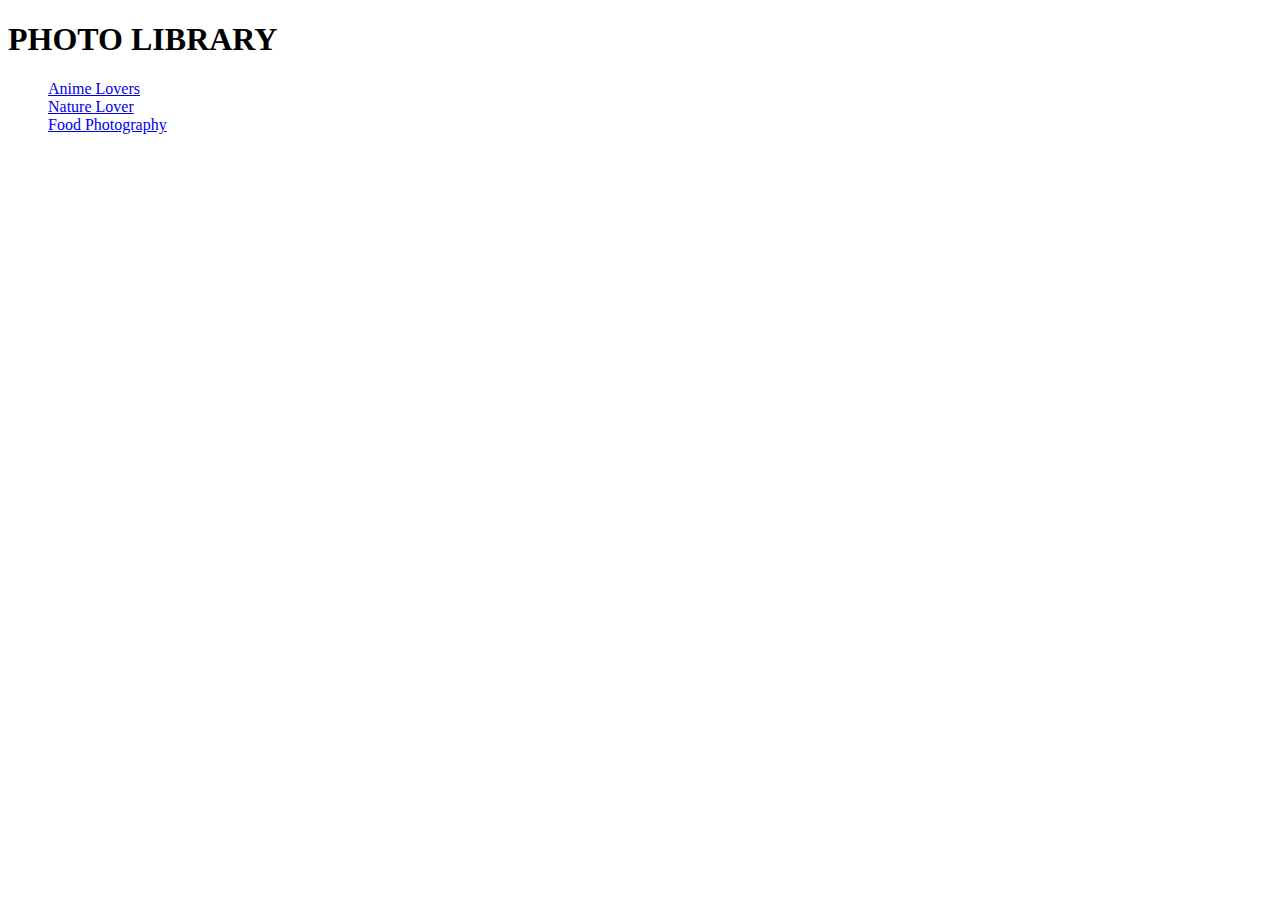
<file: Sample2/index.html>
<!DOCTYPE html>
<html>
    <head>
        <title>Photo Library</title>
        <link rel="icon" href="images/icons/photo.png" type="image/x-icon">
    </head>
    <body>
        <h1>PHOTO LIBRARY</h1>
        <!--
            <a href="pages/anime.html">Anime Lovers</a>
            <button onclick="document.location='pages/nature.html'">Nature Lover</button>
            <a href="pages/food.html"><img src="images/foods/5.jpg" alt=""></a>
        -->
        <ul style="list-style-type: none;">
            <li><a href="pages/anime.html">Anime Lovers</a></li>
            <li><a href="pages/nature.html">Nature Lover</a></li>
            <li><a href="pages/food.html">Food Photography</a></li>
        </ul>
        <ol></ol>
    </body>
</html>
</file>
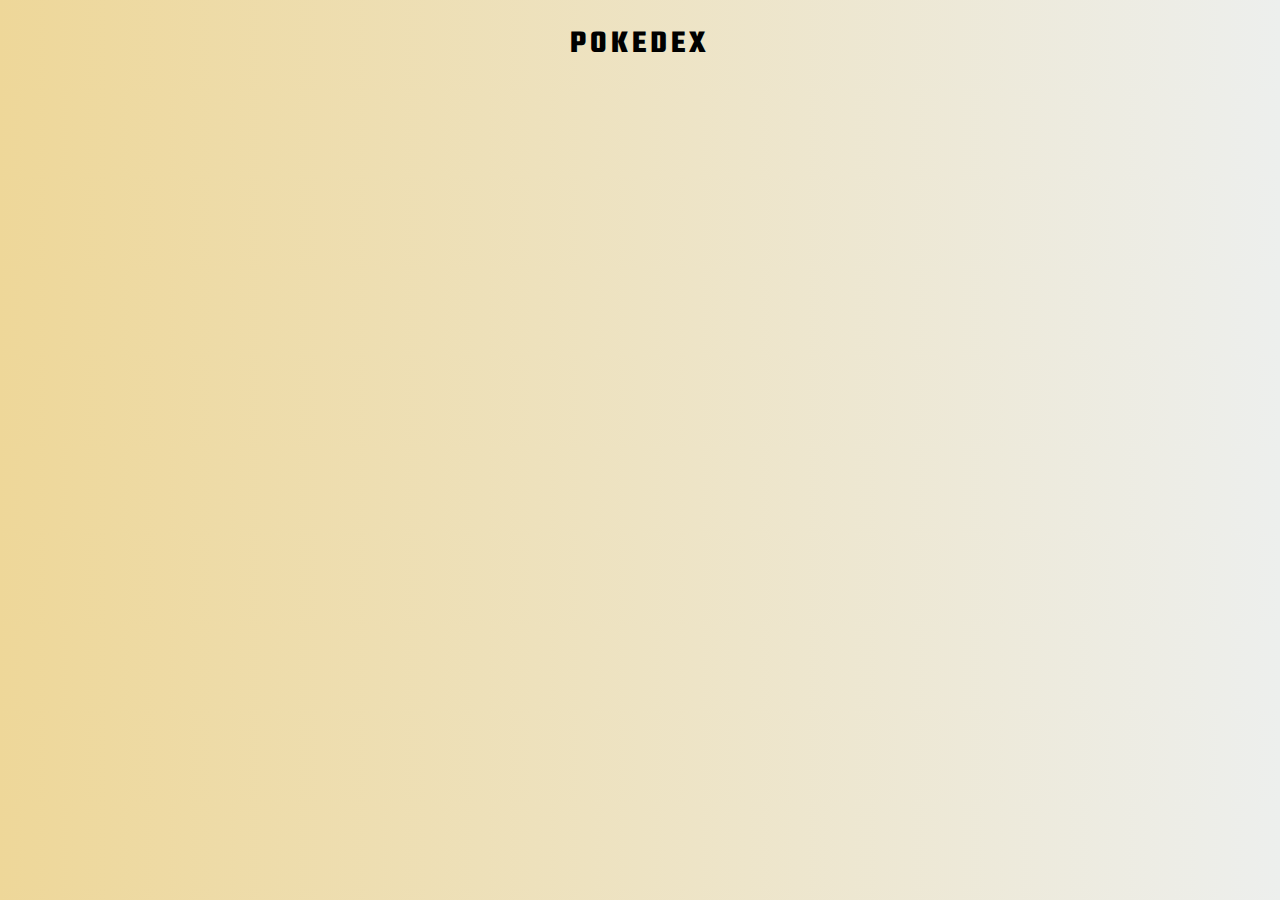
<file: Sample3/index.html>
<!DOCTYPE html>
<html lang="en">
<head>
    <meta charset="UTF-8">
    <meta name="viewport" content="width=device-width, initial-scale=1.0">
    <link rel="stylesheet" href="css/style.css">
    <link rel="icon" href="image/pokeball.png" type="image/x-icon">
    <title>POKEDEX</title>
</head>
<body>
    <h1>POKEDEX</h1>
    <div class="poke-container" id="poke-container"></div>
    
    <script src="js/script.js"></script>
</body>
</html>
</file>
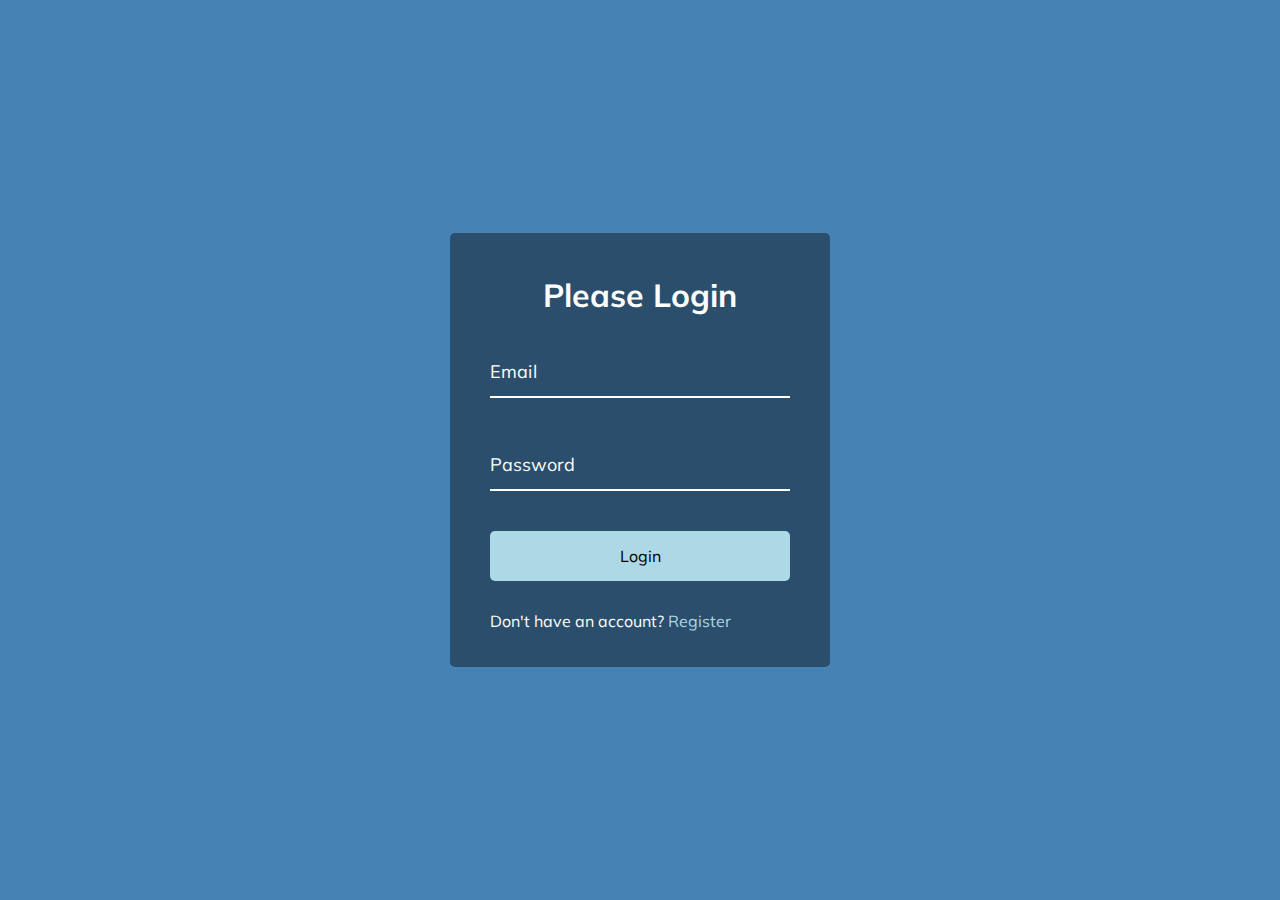
<file: Sample4/index.html>
<!DOCTYPE html>
<html lang="en">
  <head>
    <meta charset="UTF-8" />
    <meta name="viewport" content="width=device-width, initial-scale=1.0" />
    <link rel="stylesheet" href="css/style.css" />
    <title>Form Input</title>
  </head>
  <body>
    <div class="container">
      <h1>Please Login</h1>
      <form id="loginForm">
        <div class="form-control">
          <input type="text" name="username" id="username" required>
          <label for="username">Email</label>
          <!-- <label>
            <span style="transition-delay: 0ms">E</span>
              <span style="transition-delay: 50ms">m</span>
              <span style="transition-delay: 100ms">a</span>
              <span style="transition-delay: 150ms">i</span>
              <span style="transition-delay: 200ms">l</span>
        </label> -->
        </div>

        <div class="form-control">
          <input type="password" name="password" id="password" required>
          <label for="password">Password</label>
        </div>

        <button type="submit" class="btn">Login</button>

        <p class="text">Don't have an account? <a href="#">Register</a> </p>
      </form>
    </div>
    <script src="js/script.js"></script>
  </body>
</html>
</file>
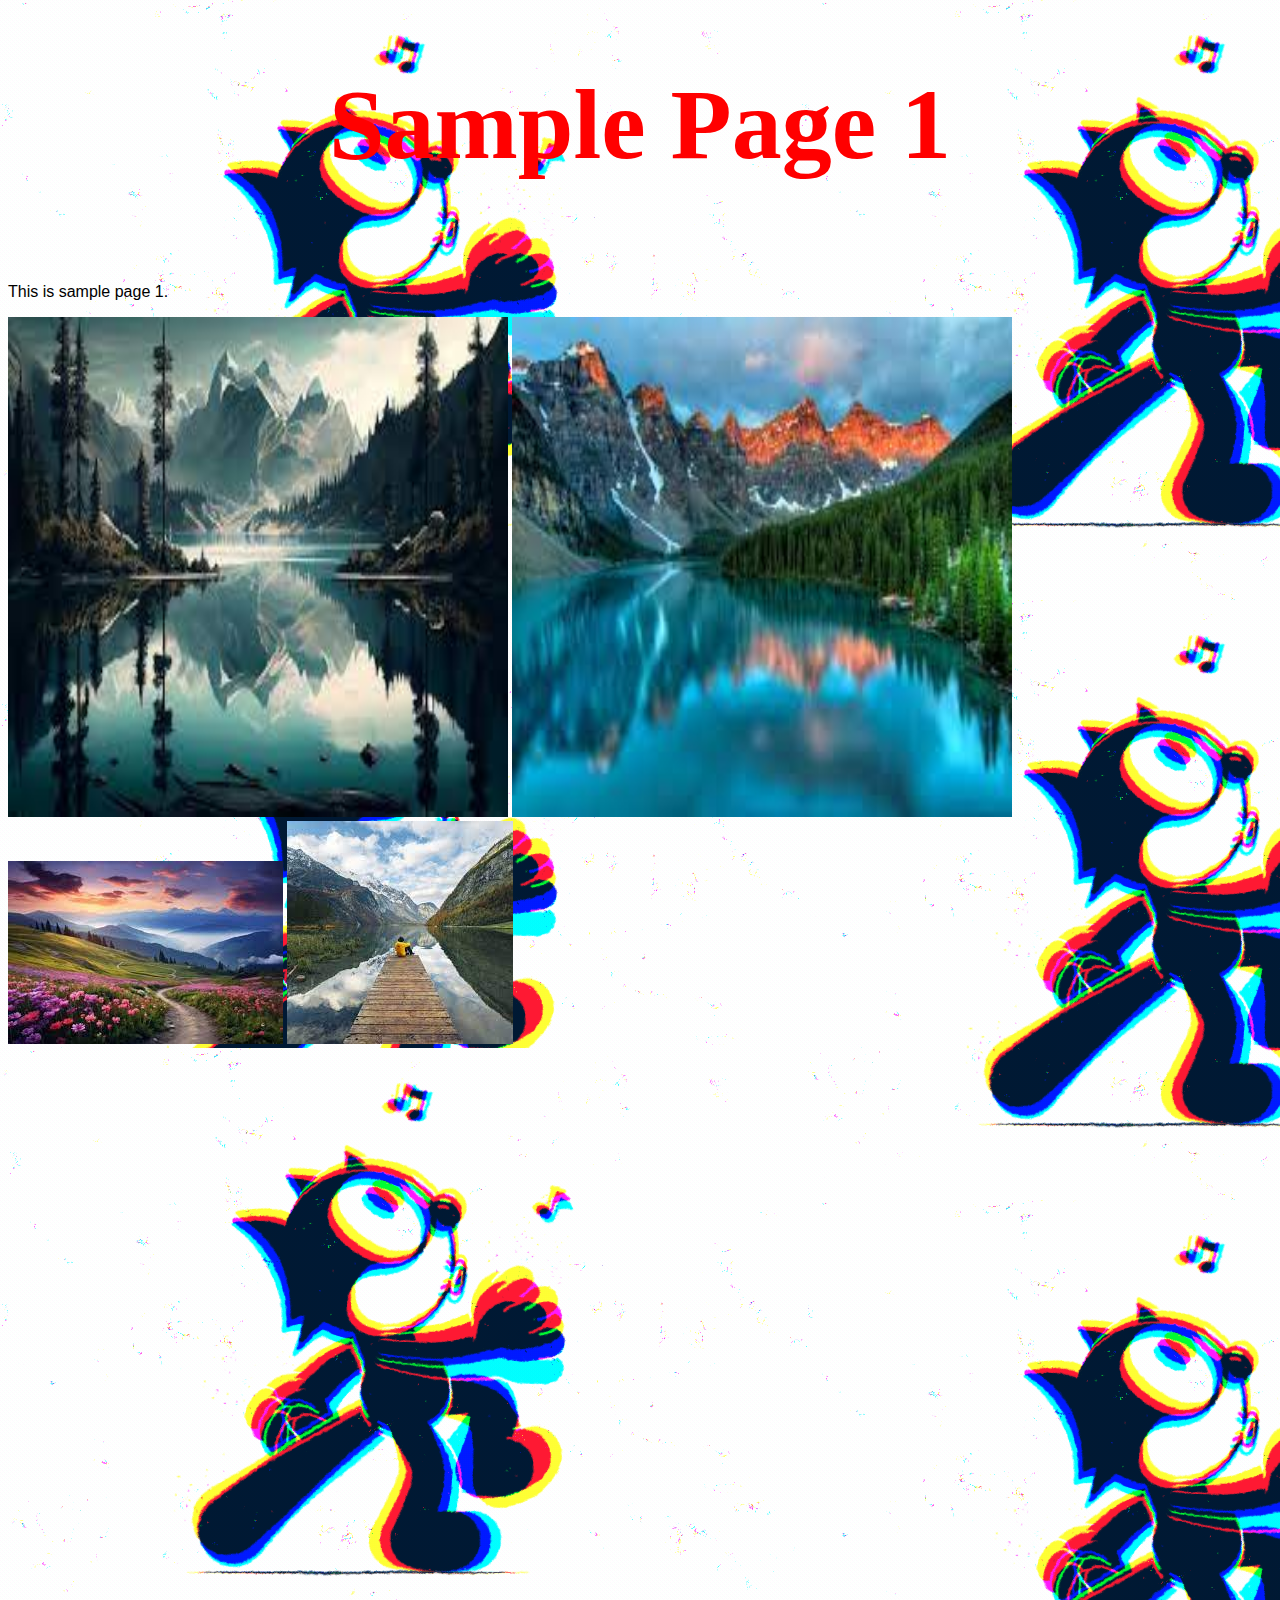
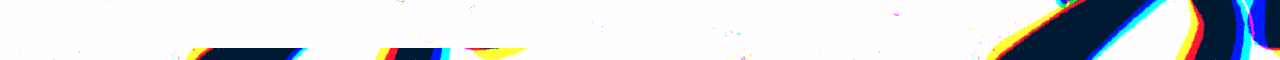
<file: Sample/sample.html>
<!DOCTYPE html>
<html>
    <head>
        <title>Sample Webpage</title>
    </head>
    <body background="image/animated/5.gif">
        <h1 style="color:red; font-size: 100px; text-align: center;">Sample Page 1</h1>
        <br>
        <p style="font-family:'Lucida Sans', 'Lucida Sans Regular', 'Lucida Grande', 'Lucida Sans Unicode', Geneva, Verdana, sans-serif;">This is sample page 1.</p>
        <img src="image/nature/1.jpg" alt="Sample Image" width="500" height="500">
        <img src="image/nature/2.jpg" alt="" style="width: 500px; height: 500px; text-align: center;">
        <img src="image/nature/3.jpg" alt="">
        <img src="image/nature/4.jpg" alt="">
        <img src="image/animated/5.gif" alt="">
    </body>
</html>
</file>
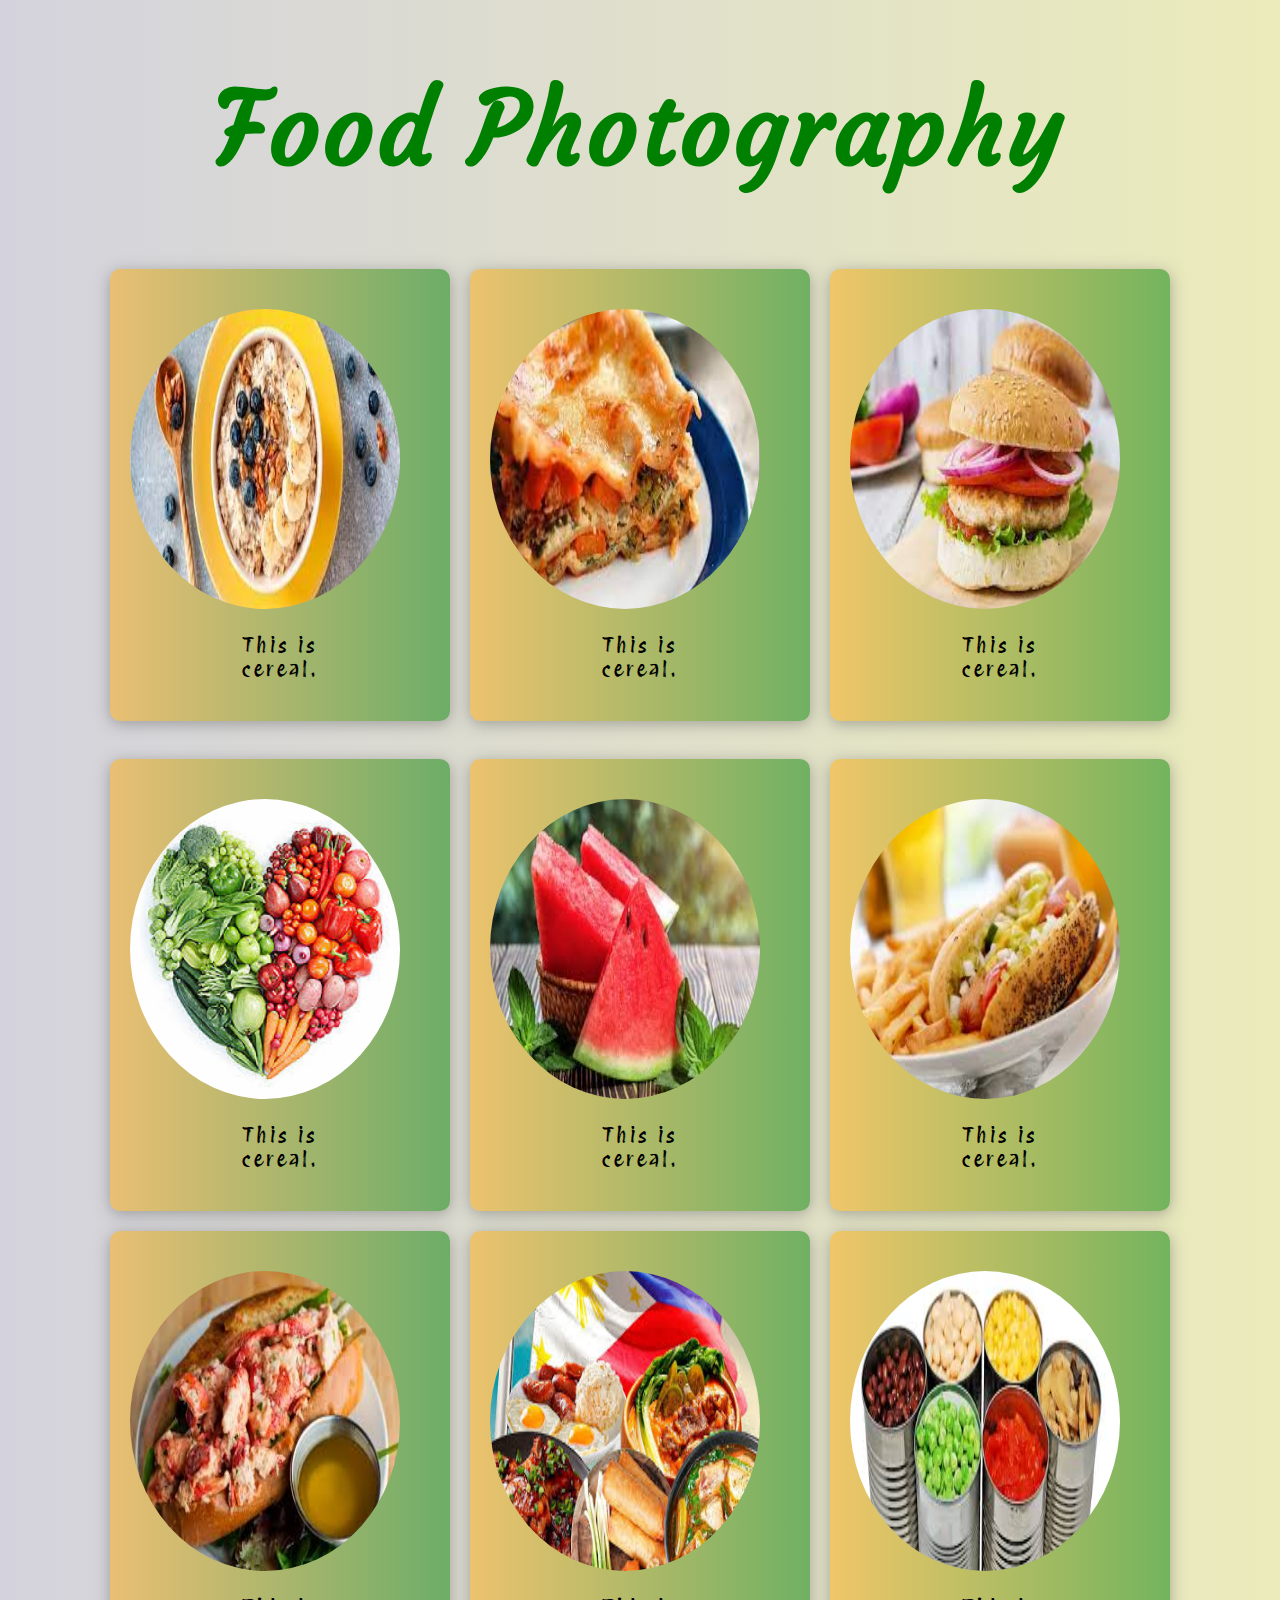
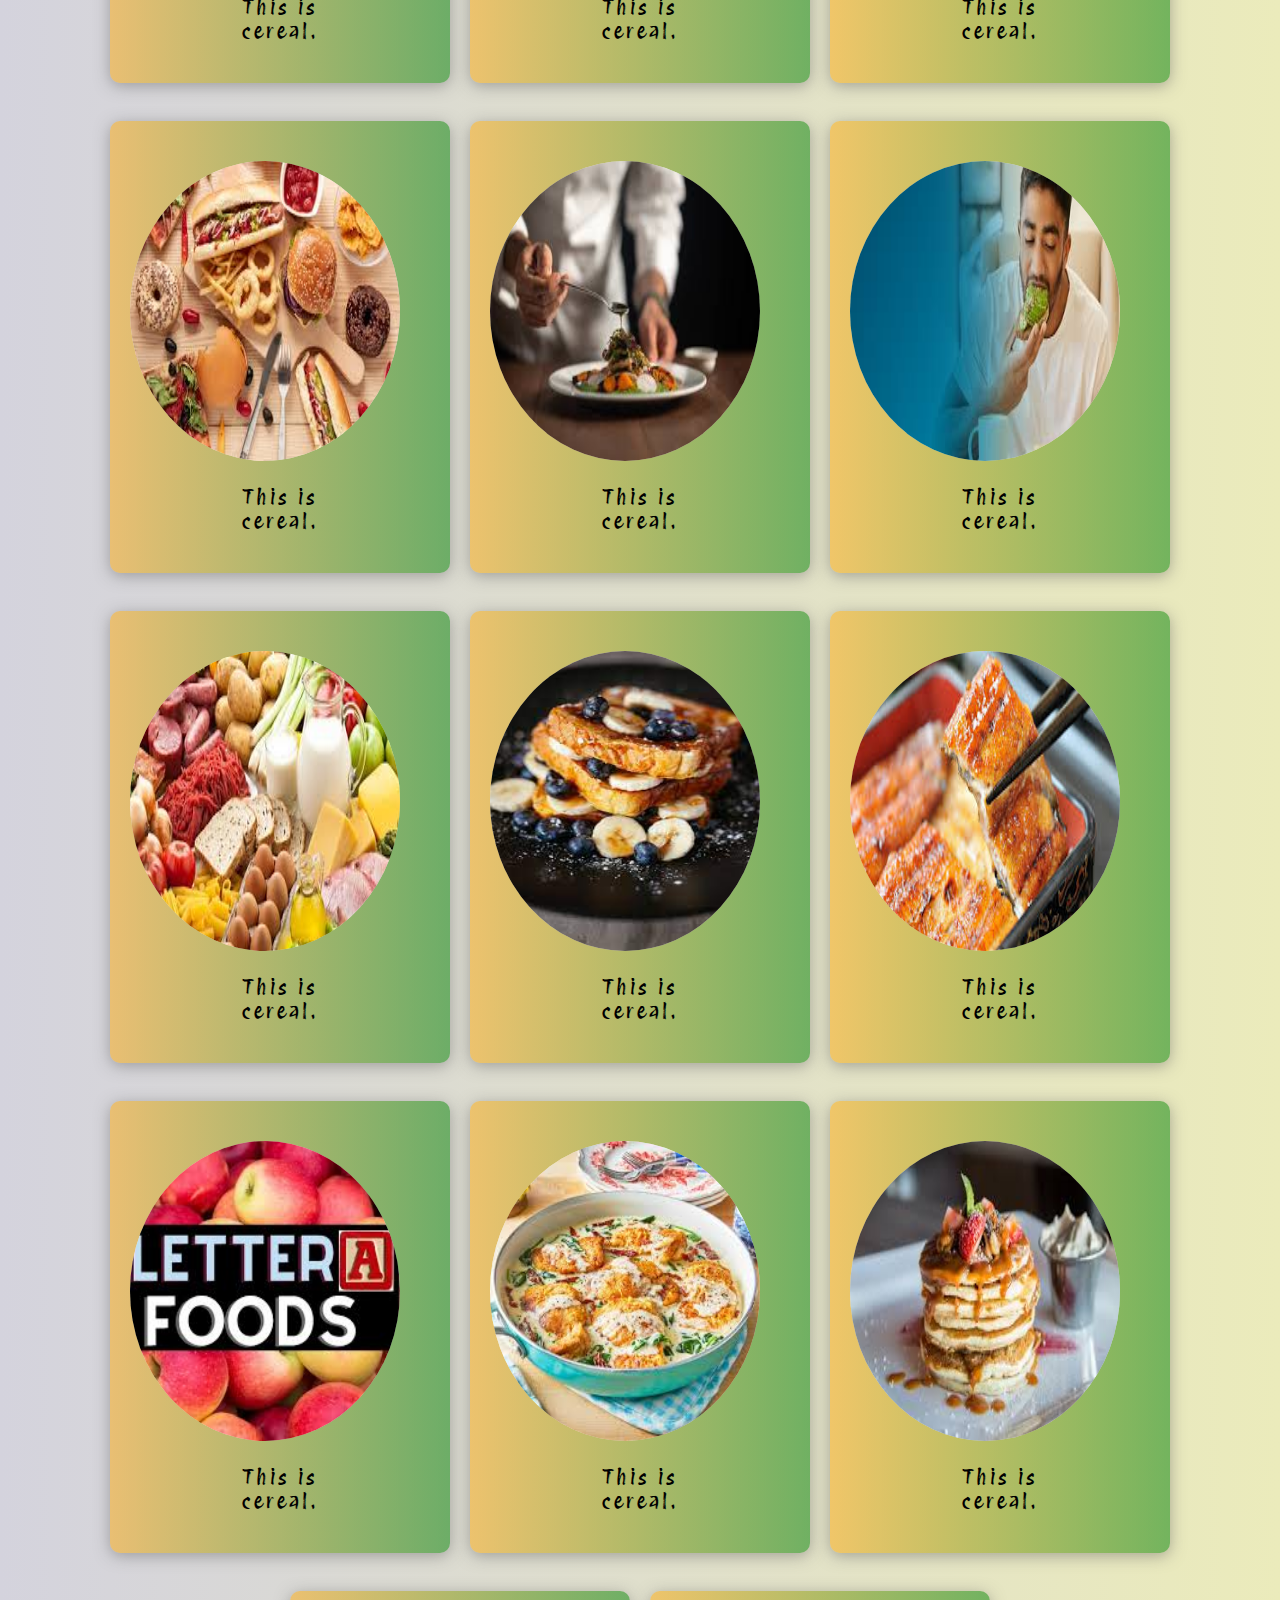
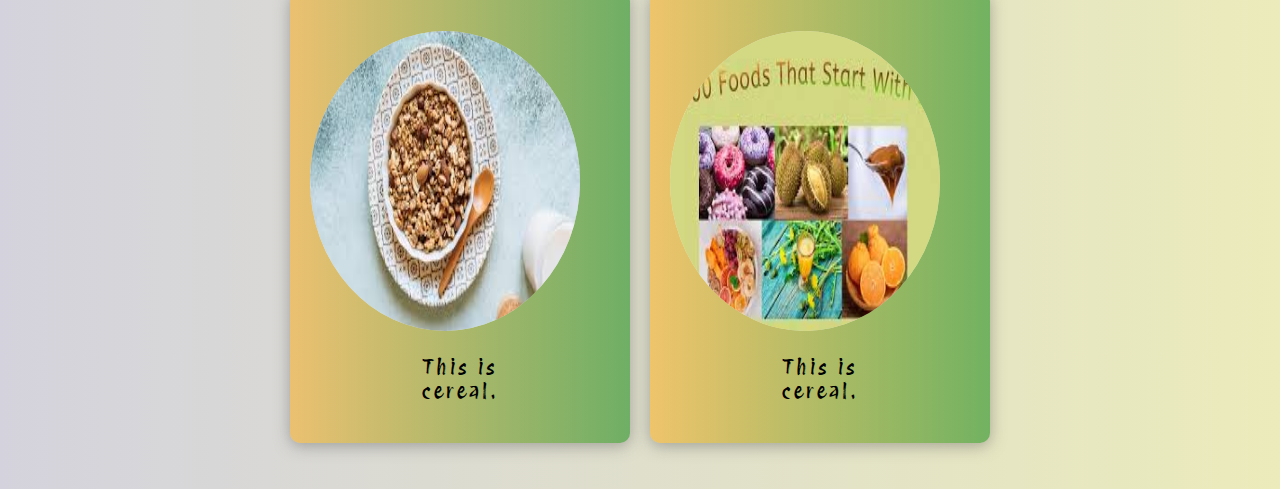
<file: Sample2/pages/food.html>
<!DOCTYPE html>
<html>
    <head>
        <title>Food Photography</title>
        <link rel="icon" href="../images/foods/4.jpg" type="image/x-icon">
        <link rel="stylesheet" href="../css/style.css">
        <style>
            
        </style>
    </head>
    <body>
        <div class="header">
            <h1>Food Photography</h1>
        </div>
        
        <div class="image-container">
            <div class="row">
                <div class="image-items">
                    <img src="../images/foods/1.jpg" alt="">
                    <div class="image-item-description">
                        <p>This is cereal.</p>
                    </div>
                </div>
                <br>
                <div class="image-items">
                    <img src="../images/foods/2.jpg" alt=""> 
                    <div class="image-item-description">
                        <p>This is cereal.</p>
                    </div>
                </div>
                <br>
                <div class="image-items">
                    <img src="../images/foods/3.jpg" alt="">
                    <div class="image-item-description">
                        <p>This is cereal.</p>
                    </div>
                </div>
            </div>
            <br>
            <div class="row">
                <div class="image-items">
                    <img src="../images/foods/4.jpg" alt="">
                    <div class="image-item-description">
                        <p>This is cereal.</p>
                    </div>
                </div>
                <br>
                <div class="image-items">
                    <img src="../images/foods/5.jpg" alt=""> 
                    <div class="image-item-description">
                        <p>This is cereal.</p>
                    </div>
                </div>
                <br>
                <div class="image-items">
                    <img src="../images/foods/6.jpg" alt="">
                    <div class="image-item-description">
                        <p>This is cereal.</p>
                    </div>
                </div>
            </div>
            <div class="row">
                <div class="image-items">
                    <img src="../images/foods/7.jpg" alt="">
                    <div class="image-item-description">
                        <p>This is cereal.</p>
                    </div>
                </div>
                <br>
                <div class="image-items">
                    <img src="../images/foods/8.jpg" alt=""> 
                    <div class="image-item-description">
                        <p>This is cereal.</p>
                    </div>
                </div>
                <br>
                <div class="image-items">
                    <img src="../images/foods/9.jpg" alt="">
                    <div class="image-item-description">
                        <p>This is cereal.</p>
                    </div>
                </div>
            </div>
            <br>
            <div class="row">
                <div class="image-items">
                    <img src="../images/foods/10.jpg" alt="">
                    <div class="image-item-description">
                        <p>This is cereal.</p>
                    </div>
                </div>
                <br>
                <div class="image-items">
                    <img src="../images/foods/11.jpg" alt=""> 
                    <div class="image-item-description">
                        <p>This is cereal.</p>
                    </div>
                </div>
                <br>
                <div class="image-items">
                    <img src="../images/foods/12.jpg" alt="">
                    <div class="image-item-description">
                        <p>This is cereal.</p>
                    </div>
                </div>
            </div>
            <br>
            <div class="row">
                <div class="image-items">
                    <img src="../images/foods/13.jpg" alt="">
                    <div class="image-item-description">
                        <p>This is cereal.</p>
                    </div>
                </div>
                <br>
                <div class="image-items">
                    <img src="../images/foods/14.jpg" alt=""> 
                    <div class="image-item-description">
                        <p>This is cereal.</p>
                    </div>
                </div>
                <br>
                <div class="image-items">
                    <img src="../images/foods/15.jpg" alt="">
                    <div class="image-item-description">
                        <p>This is cereal.</p>
                    </div>
                </div>
            </div>
            <br>
            <div class="row">
                <div class="image-items">
                    <img src="../images/foods/16.jpg" alt="">
                    <div class="image-item-description">
                        <p>This is cereal.</p>
                    </div>
                </div>
                <br>
                <div class="image-items">
                    <img src="../images/foods/17.jpg" alt=""> 
                    <div class="image-item-description">
                        <p>This is cereal.</p>
                    </div>
                </div>
                <br>
                <div class="image-items">
                    <img src="../images/foods/18.jpg" alt="">
                    <div class="image-item-description">
                        <p>This is cereal.</p>
                    </div>
                </div>
            </div>
            <br>
            <div class="row">
                <div class="image-items">
                    <img src="../images/foods/19.jpg" alt="">
                    <div class="image-item-description">
                        <p>This is cereal.</p>
                    </div>
                </div>
                <br>
                <div class="image-items">
                    <img src="../images/foods/20.jpg" alt="">
                    <div class="image-item-description">
                        <p>This is cereal.</p>
                    </div>
                </div>
            </div>
            <br> 
        </div>
        <br>
        <div class="footer">

        </div>
    </body>
</html>
</file>
<file: Sample3/css/style.css>
@import url('https://fonts.googleapis.com/css2?family=Teko');

*{
    box-sizing: border-box;
}

body{
    background: #d2e7d2;
    background: linear-gradient(to right, #eed799, #edefed);
    font-family: 'Teko', arial, helvetica;
    display: flex;
    flex-direction: column;
    align-items: center;
    justify-content: center;
    margin: 0;
}

h1{
    letter-spacing: 4px;
}

.poke-container{
    display: flex;
    flex-wrap: wrap;
    align-items: space-between;
    justify-content: center;
    margin: 0 auto;
    max-width: 1276px;
}

.pokemon{
    background-color: #eee;
    border-radius: 10px;
    box-shadow: 0 3px 15px rgba(150, 150, 150, 0.5);
    margin: 10px;
    padding: 20px;
    text-align: center;
}

.pokemon .img-container{
    background-color: rgba(255, 255, 255, 0.6);
    border-radius: 50%;
    width: 150px;
    height: 150px;
    text-align: center;
}

.pokemon .img-container img{
    max-width: 90%;
    margin-top: 20px;
}

.pokemon .info{
    margin-top: 20px;
}

.pokemon .info .number{
    background-color: rgba(0, 0, 0, 0.1);
    padding: 5px 10px;
    border-radius: 10px;
    font-size: 0.8em;
}

.pokemon .info .name{
    margin: 15px 0 7px;
    letter-spacing: 1px;
}
</file>
<file: Sample4/css/style.css>
@import url('https://fonts.googleapis.com/css?family=Muli&display=swap');

* {
  box-sizing: border-box;
}

body {
  background-color: steelblue;
  color: #fff;
  font-family: 'Muli', sans-serif;
  display: flex;
  flex-direction: column;
  align-items: center;
  justify-content: center;
  height: 100vh;
  overflow: hidden;
  margin: 0;
}

.container {
  background-color: rgba(0, 0, 0, 0.4);
  padding: 20px 40px;
  border-radius: 5px;
}

.container h1 {
  text-align: center;
  margin-bottom: 30px;
}

.container a {
  text-decoration: none;
  color: lightblue;
}

.btn {
  cursor: pointer;
  display: inline-block;
  width: 100%;
  background: lightblue;
  padding: 15px;
  font-family: inherit;
  font-size: 16px;
  border: 0;
  border-radius: 5px;
}

.btn:focus {
  outline: 0;
}

.btn:active {
  transform: scale(0.98);
}

.text {
  margin-top: 30px;
}

.form-control {
  position: relative;
  margin: 20px 0 40px;
  width: 300px;
}

.form-control input {
  background-color: transparent;
  border: 0;
  border-bottom: 2px #fff solid;
  display: block;
  width: 100%;
  padding: 15px 0;
  font-size: 18px;
  color: #fff;
}

.form-control input:focus,
.form-control input:valid {
  outline: 0;
  border-bottom-color: lightblue;
}

.form-control label {
  position: absolute;
  top: 15px;
  left: 0;
  pointer-events: none;
}

.form-control label span {
  display: inline-block;
  font-size: 18px;
  min-width: 5px;
  transition: 0.3s cubic-bezier(0.68, -0.55, 0.265, 1.55);
}

.form-control input:focus + label span,
.form-control input:valid + label span {
  color: lightblue;
  transform: translateY(-30px);
}
</file>
<file: Sample2/css/style.css>
@import url('https://fonts.googleapis.com/css?family=Protest+Revolution:400');
@import url('https://fonts.googleapis.com/css?family=Courgette:400');

*{
    box-sizing: border-box;
}

body{
    background: #ebebbb;
    background: linear-gradient(to right, #d4d3dd, #ebebbb);
    display: flex;
    flex-direction: column;
    align-items: center;
    justify-content: center;
    margin: 0;
}

.header {
    margin-left: auto;
    margin-right: auto;
    display: block;
}
.header h1{
    text-align: center;
    font-size: 100px;
    color: green;
    font-family: 'Courgette', sans-serif;
    letter-spacing: 3px;
}

.row{
    display: flex;
    flex-wrap: wrap;
    align-items: space-between;
    justify-content: center;
    margin: 0 auto;
    max-width: 1200px;
}

.image-items{
    background-color: #eee;
    background: linear-gradient(to left, rgba(0, 128, 0, 0.507), rgba(255, 166, 0, 0.473));
    border-radius: 10px;
    box-shadow: 0 3px 15px rgba(100, 100, 100, 0.5);
    margin: 10px;
    padding: 20px;
}

.image-items img {
    background-color: rgba(255, 255, 255, 0.6);
    border-radius: 50%;
    width: 300px;
    height: 300px;
    max-width: 90%;
    margin-top: 20px;
}

.image-item-description{
    margin-left: auto;
    margin-right: auto;
    display: block;
}
.image-item-description p{
    margin-left: auto;
    margin-right: auto;
    display: block;
    width: 50%;
    height: 100%;
    text-align: center;
    font-size: 20px;
}

.image-item-description p{
    font-family: 'Protest Revolution', monospace;
    letter-spacing: 3px;
}
</file>
